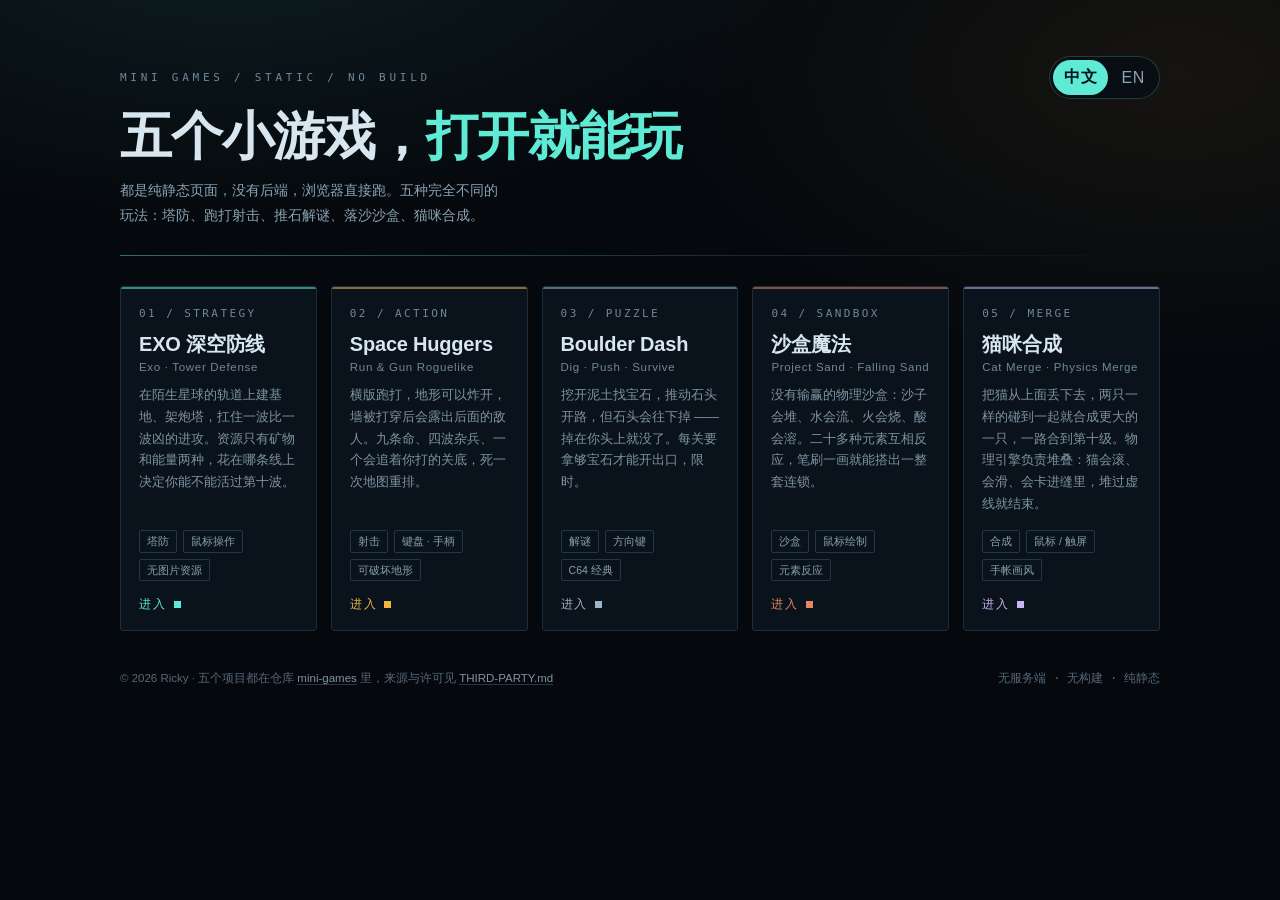
<file: index.html>
<!DOCTYPE html>
<html lang="zh-CN">
<head>
<meta charset="utf-8">
<meta name="viewport" content="width=device-width, initial-scale=1">
<title>Mini Games · Ricky</title>
<meta name="author" content="Ricky">
<meta name="description" content="五个能直接在浏览器里玩的小游戏：太空塔防、跑打射击、推石解谜、落沙沙盒、猫咪合成。">
<link rel="icon" href="data:image/svg+xml,%3Csvg xmlns='http://www.w3.org/2000/svg' viewBox='0 0 32 32'%3E%3Crect width='32' height='32' rx='7' fill='%2305080d'/%3E%3Crect x='6' y='6' width='8' height='8' fill='%235eead4'/%3E%3Crect x='18' y='6' width='8' height='8' fill='%23f2b544'/%3E%3Crect x='6' y='18' width='8' height='8' fill='%239db4c8'/%3E%3Crect x='18' y='18' width='8' height='8' fill='%23e8845f'/%3E%3C/svg%3E">
<link rel="stylesheet" href="shared/mg.css"><script src="shared/mg.js"></script>
<style>
  :root {
    --bg: #05080d;
    --panel: #0a121b;
    --line: #1b2c3a;
    --line-hi: #2f6f6a;
    --text: #d8e6ef;
    --dim: #6f8899;
    --accent: #5eead4;
    --accent-2: #f2b544;
  }
  * { box-sizing: border-box; }
  html, body { margin: 0; padding: 0; }
  body {
    min-height: 100vh;
    background:
      radial-gradient(900px 460px at 18% -10%, rgba(94, 234, 212, .10), transparent 70%),
      radial-gradient(760px 420px at 92% 8%, rgba(242, 181, 68, .07), transparent 70%),
      var(--bg);
    color: var(--text);
    font-family: "Sora", -apple-system, "Segoe UI", "PingFang SC", "Microsoft YaHei", sans-serif;
    display: flex;
    flex-direction: column;
    align-items: center;
    padding: 56px 20px 64px;
  }
  .mono { font-family: ui-monospace, "SF Mono", "Cascadia Code", Consolas, monospace; }

  header { width: 100%; max-width: 1040px; }
  .topbar {
    display: flex; align-items: center; justify-content: space-between; gap: 16px;
  }
  .eyebrow {
    font-size: 11px; letter-spacing: .34em; text-transform: uppercase;
    color: var(--dim);
  }
  h1 {
    margin: 10px 0 0;
    font-size: clamp(30px, 6vw, 52px);
    line-height: 1.05;
    letter-spacing: -0.02em;
    font-weight: 700;
  }
  h1 em { font-style: normal; color: var(--accent); }
  .sub {
    margin: 14px 0 0;
    max-width: 50ch;
    font-size: 14px; line-height: 1.85; color: #8ba3b3;
  }
  .rule {
    margin: 26px 0 0; height: 1px; width: 100%;
    background: linear-gradient(90deg, var(--line-hi), var(--line) 55%, transparent);
  }

  main {
    width: 100%; max-width: 1040px;
    margin-top: 30px;
    display: grid; gap: 14px;
    grid-template-columns: repeat(auto-fit, minmax(186px, 1fr));
  }
  a.card {
    position: relative;
    display: flex; flex-direction: column;
    padding: 20px 18px 18px;
    background: var(--panel);
    border: 1px solid var(--line);
    border-radius: 3px;
    text-decoration: none; color: inherit;
    transition: border-color .18s, transform .18s, background .18s;
    overflow: hidden;
  }
  a.card::before {
    content: ""; position: absolute; inset: 0 0 auto; height: 2px;
    background: var(--tone, var(--accent));
    opacity: .55; transition: opacity .18s;
  }
  a.card:hover, a.card:focus-visible {
    border-color: var(--tone, var(--accent));
    background: #0c1620;
    transform: translateY(-2px);
    outline: none;
  }
  a.card:hover::before, a.card:focus-visible::before { opacity: 1; }

  .no { font-size: 11px; letter-spacing: .22em; color: var(--dim); }
  .name {
    margin: 12px 0 0; font-size: 20px; line-height: 1.25; font-weight: 600;
    letter-spacing: -0.01em;
  }
  .name small { display: block; margin-top: 3px; font-size: 11.5px; font-weight: 400; color: var(--dim); letter-spacing: .06em; }
  .desc {
    margin: 10px 0 0; flex: 1;
    font-size: 12.5px; line-height: 1.75; color: #7e94a4;
  }
  .tags { margin: 14px 0 0; display: flex; flex-wrap: wrap; gap: 6px; }
  .tags span {
    font-size: 10.5px; line-height: 1; padding: 5px 7px;
    border: 1px solid #22374a; border-radius: 2px; color: #86a0b2;
  }
  .go {
    margin: 16px 0 0; display: flex; align-items: center; gap: 7px;
    font-size: 11.5px; letter-spacing: .16em; text-transform: uppercase;
    color: var(--tone, var(--accent));
  }
  .go i {
    display: inline-block; width: 7px; height: 7px;
    background: currentColor;
    transition: transform .18s;
  }
  a.card:hover .go i { transform: translateX(4px); }

  footer {
    width: 100%; max-width: 1040px; margin-top: 40px;
    display: flex; flex-wrap: wrap; gap: 14px; align-items: baseline;
    justify-content: space-between;
    font-size: 11.5px; color: #55697a;
  }
  footer a { color: #7e94a4; text-decoration: none; border-bottom: 1px solid #23384a; }
  footer a:hover { color: var(--accent); border-color: var(--accent); }

  @media (max-width: 560px) {
    body { padding: 40px 16px 48px; }
    .topbar { flex-direction: column; align-items: flex-start; gap: 12px; }
  }
</style>
</head>
<body>

<header>
  <div class="topbar">
    <div class="eyebrow mono">Mini Games / Static / No Build</div>
    <div id="mgLangSlot"></div>
  </div>
  <h1><span data-t-zh="五个小游戏，" data-t-en="Five small games, "></span><em data-t-zh="打开就能玩" data-t-en="ready to play"></em></h1>
  <p class="sub" data-t-zh="都是纯静态页面，没有后端，浏览器直接跑。五种完全不同的玩法：塔防、跑打射击、推石解谜、落沙沙盒、猫咪合成。"
     data-t-en="Plain static pages, no backend — straight into the browser. Five completely different genres: tower defense, run &amp; gun, boulder puzzling, falling-sand sandbox, cat merging."></p>
  <div class="rule"></div>
</header>

<main>
  <a class="card" href="tower-defense/" style="--tone:#5eead4">
    <div class="no mono">01 / STRATEGY</div>
    <h2 class="name"><span data-t-zh="EXO 深空防线" data-t-en="EXO"></span><small>Exo · Tower Defense</small></h2>
    <p class="desc" data-t-zh="在陌生星球的轨道上建基地、架炮塔，扛住一波比一波凶的进攻。资源只有矿物和能量两种，花在哪条线上决定你能不能活过第十波。"
       data-t-en="Build stations and turrets in orbit of an unknown world, and hold out against wave after wave. Only two resources — minerals and energy; where you spend them decides whether you live past wave ten."></p>
    <div class="tags">
      <span data-t-zh="塔防" data-t-en="Tower defense"></span>
      <span data-t-zh="鼠标操作" data-t-en="Mouse"></span>
      <span data-t-zh="无图片资源" data-t-en="No sprite assets"></span>
    </div>
    <div class="go mono"><span data-t-zh="进入" data-t-en="Enter"></span> <i></i></div>
  </a>

  <a class="card" href="space-huggers/index.html" style="--tone:#f2b544">
    <div class="no mono">02 / ACTION</div>
    <h2 class="name">Space Huggers<small>Run &amp; Gun Roguelike</small></h2>
    <p class="desc" data-t-zh="横版跑打，地形可以炸开，墙被打穿后会露出后面的敌人。九条命、四波杂兵、一个会追着你打的关底，死一次地图重排。"
       data-t-en="Side-scrolling run &amp; gun with destructible terrain — blast a wall and whatever hid behind it comes out. Nine lives, four waves of grunts, one boss that hunts you down; die and the map reshuffles."></p>
    <div class="tags">
      <span data-t-zh="射击" data-t-en="Shooter"></span>
      <span data-t-zh="键盘 · 手柄" data-t-en="Keys · Gamepad"></span>
      <span data-t-zh="可破坏地形" data-t-en="Destructible terrain"></span>
    </div>
    <div class="go mono"><span data-t-zh="进入" data-t-en="Enter"></span> <i></i></div>
  </a>

  <a class="card" href="boulder-dash/index.html" style="--tone:#9db4c8">
    <div class="no mono">03 / PUZZLE</div>
    <h2 class="name">Boulder Dash<small>Dig · Push · Survive</small></h2>
    <p class="desc" data-t-zh="挖开泥土找宝石，推动石头开路，但石头会往下掉 —— 掉在你头上就没了。每关要拿够宝石才能开出口，限时。"
       data-t-en="Dig through dirt for diamonds, shove boulders aside — but boulders fall, and one landing on your head is fatal. Every cave needs a minimum diamond count before the exit opens, against the clock."></p>
    <div class="tags">
      <span data-t-zh="解谜" data-t-en="Puzzle"></span>
      <span data-t-zh="方向键" data-t-en="Arrow keys"></span>
      <span data-t-zh="C64 经典" data-t-en="C64 classic"></span>
    </div>
    <div class="go mono"><span data-t-zh="进入" data-t-en="Enter"></span> <i></i></div>
  </a>

  <a class="card" href="project-sand/index.html" style="--tone:#e8845f">
    <div class="no mono">04 / SANDBOX</div>
    <h2 class="name"><span data-t-zh="沙盒魔法" data-t-en="Sandbox Magic"></span><small>Project Sand · Falling Sand</small></h2>
    <p class="desc" data-t-zh="没有输赢的物理沙盒：沙子会堆、水会流、火会烧、酸会溶。二十多种元素互相反应，笔刷一画就能搭出一整套连锁。"
       data-t-en="A sandbox with no win state: sand piles up, water flows, fire burns, acid dissolves. Twenty-plus elements react to one another — one brush stroke can set off a whole chain."></p>
    <div class="tags">
      <span data-t-zh="沙盒" data-t-en="Sandbox"></span>
      <span data-t-zh="鼠标绘制" data-t-en="Mouse drawing"></span>
      <span data-t-zh="元素反应" data-t-en="Element reactions"></span>
    </div>
    <div class="go mono"><span data-t-zh="进入" data-t-en="Enter"></span> <i></i></div>
  </a>

  <a class="card" href="cat-merge/" style="--tone:#c9b3f5">
    <div class="no mono">05 / MERGE</div>
    <h2 class="name"><span data-t-zh="猫咪合成" data-t-en="Cat Merge"></span><small>Cat Merge · Physics Merge</small></h2>
    <p class="desc" data-t-zh="把猫从上面丢下去，两只一样的碰到一起就合成更大的一只，一路合到第十级。物理引擎负责堆叠：猫会滚、会滑、会卡进缝里，堆过虚线就结束。"
       data-t-en="Drop cats from above; two matching ones merge into a bigger cat, up to tier ten. A physics engine does the stacking — cats roll, slide and wedge into gaps, and the round ends if the pile crosses the line."></p>
    <div class="tags">
      <span data-t-zh="合成" data-t-en="Merge"></span>
      <span data-t-zh="鼠标 / 触屏" data-t-en="Mouse / touch"></span>
      <span data-t-zh="手帐画风" data-t-en="Notebook art"></span>
    </div>
    <div class="go mono"><span data-t-zh="进入" data-t-en="Enter"></span> <i></i></div>
  </a>
</main>

<footer>
  <div>
    <span data-t-zh="© 2026 Ricky · 五个项目都在仓库" data-t-en="© 2026 Ricky · All five live in the"></span>
    <a href="https://github.com/blue-riband-x/mini-games" target="_blank" rel="noreferrer">mini-games</a>
    <span data-t-zh="里，来源与许可见" data-t-en="repo; sources and licences in"></span>
    <a href="THIRD-PARTY.md">THIRD-PARTY.md</a>
  </div>
  <div class="mono" data-t-zh="无服务端 · 无构建 · 纯静态" data-t-en="NO SERVER · NO BUILD · PURE STATIC"></div>
</footer>

<script>
  MG.init({ id: "hub", dock: false, mount: "#mgLangSlot", autoHelp: false });
</script>
</body>
</html>
</file>
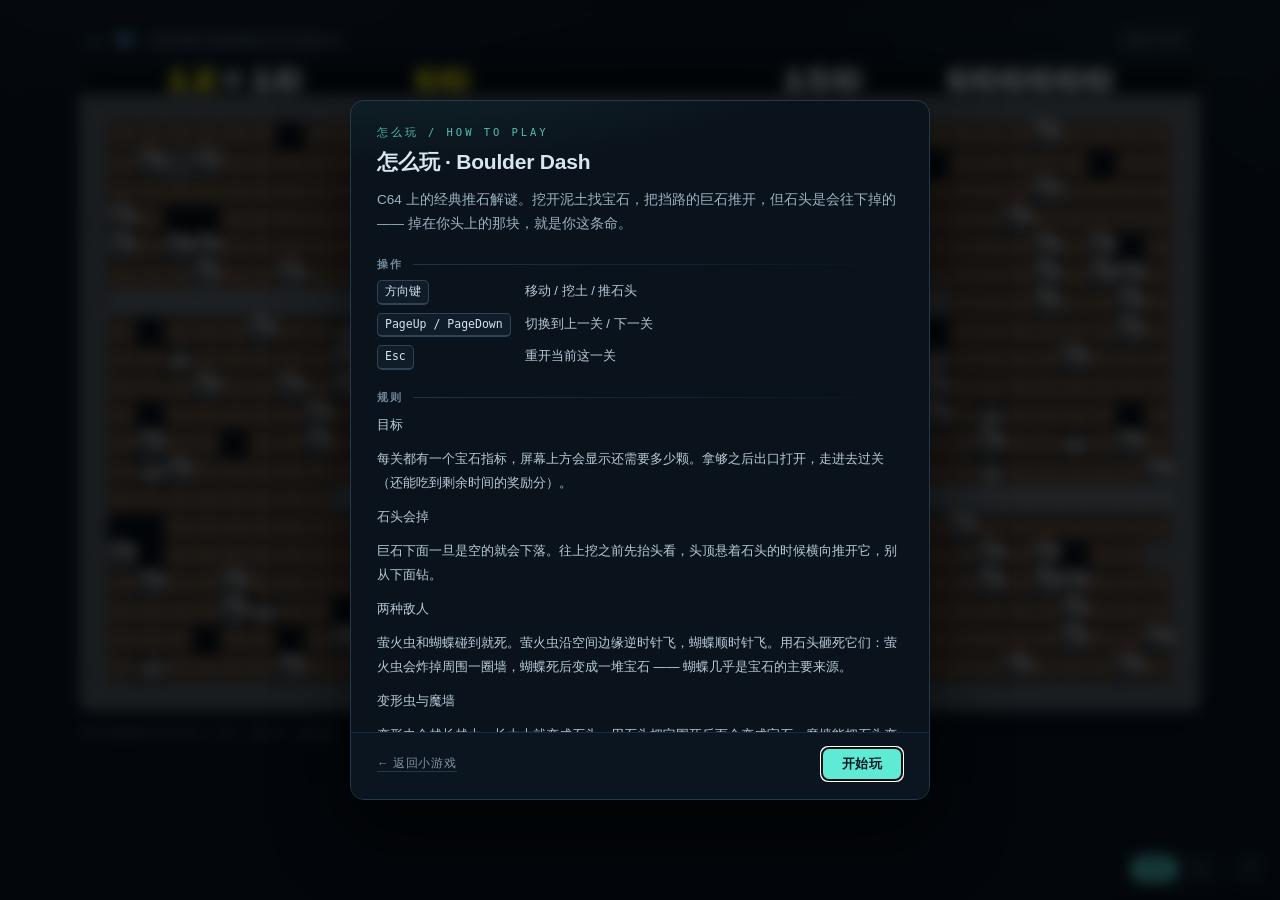
<file: boulder-dash/index.html>
<!DOCTYPE html>
<html lang="zh-CN">
<head>
  <title>Boulder Dash · Ricky</title>
  <meta http-equiv="Content-Type" content="text/html; charset=utf-8"/>
  <meta name="viewport" content="width=device-width, initial-scale=1"/>
  <link href="boulderdash.css" media="screen, print" rel="stylesheet" type="text/css" />
  <link rel="stylesheet" href="../shared/mg.css">
  <script src="../shared/mg.js"></script>
</head>

<body>

  <div id="boulderdash">
    <div id="header">
      <img  id='prev' src='images/up.png'   data-title-zh="上一关" data-title-en="previous level">
      <img  id='next' src='images/down.png' data-title-zh="下一关" data-title-en="next level">
      <span id="description">Boulderdash</span>
      <a    id="help" href="help.html" data-t-zh="图鉴与说明" data-t-en="instructions">instructions</a>
    </div>
    <canvas id="canvas">
      Sorry, this example cannot be run because your browser does not support the &lt;canvas&gt; element
    </canvas>
    <div id="keys">
      <span data-t-zh="用方向键控制 Rockford：挖土、推石头、捡宝石。" data-t-en="Use the arrow keys to control Rockford."></span>
      <span data-t-zh="PageUp / PageDown 换关，Esc 重开本关。" data-t-en="PageUp / PageDown change level, Esc restarts the cave."></span>
    </div>
  </div>

  <script src="stats.js"></script>
  <script src="caves.js"></script>
  <script src="boulderdash.js"></script>
  <script>
    Boulderdash();

    MG.init({
      id: "boulder-dash",
      help: {
        zh: {
          title: "怎么玩 · Boulder Dash",
          lead: "C64 上的经典推石解谜。挖开泥土找宝石，把挡路的巨石推开，但石头是会往下掉的 —— 掉在你头上的那块，就是你这条命。",
          keys: [
            ["方向键", "移动 / 挖土 / 推石头"],
            ["PageUp / PageDown", "切换到上一关 / 下一关"],
            ["Esc", "重开当前这一关"]
          ],
          sectionsTitle: "规则",
          sections: [
            { h: "目标", p: "每关都有一个宝石指标，屏幕上方会显示还需要多少颗。拿够之后出口打开，走进去过关（还能吃到剩余时间的奖励分）。" },
            { h: "石头会掉", p: "巨石下面一旦是空的就会下落。往上挖之前先抬头看，头顶悬着石头的时候横向推开它，别从下面钻。" },
            { h: "两种敌人", p: "萤火虫和蝴蝶碰到就死。萤火虫沿空间边缘逆时针飞，蝴蝶顺时针飞。用石头砸死它们：萤火虫会炸掉周围一圈墙，蝴蝶死后变成一堆宝石 —— 蝴蝶几乎是宝石的主要来源。" },
            { h: "变形虫与魔墙", p: "变形虫会越长越大，长太大就变成石头，用石头把它围死反而会变成宝石。魔墙能把石头变成宝石，但只在短时间内有效。" }
          ],
          tipsTitle: "要点",
          tips: [
            "时间有限，先把路线看清楚再动手，别把自己封死。",
            "石头推过去之后不会回来，通道一旦堵住就得绕路。",
            "想直接看后面的关卡，用 PageUp / PageDown 跳。"
          ]
        },
        en: {
          title: "How to play · Boulder Dash",
          lead: "The C64 pushing-boulders classic. Dig through dirt for diamonds, shove boulders out of the way — but boulders fall, and the one that lands on your head ends the run.",
          keys: [
            ["Arrow keys", "Move / dig / push boulders"],
            ["PageUp / PageDown", "Previous / next cave"],
            ["Esc", "Restart the current cave"]
          ],
          sectionsTitle: "Rules",
          sections: [
            { h: "Goal", p: "Each cave has a diamond quota, shown in the HUD. Hit it and the exit opens; walk in to finish, with a bonus for leftover time." },
            { h: "Boulders fall", p: "A boulder drops as soon as the tile under it is empty. Look up before you dig upward, and push boulders sideways rather than walking underneath." },
            { h: "Two enemies", p: "Fireflies and butterflies kill on touch. Fireflies circle open space counter-clockwise, butterflies clockwise. Drop a boulder on a firefly and it blasts a hole in the walls; do the same to a butterfly and it turns into diamonds — butterflies are most of your income." },
            { h: "Amoeba & magic walls", p: "The amoeba keeps growing and turns into boulders if it gets too big, but suffocates into diamonds when you wall it in. Magic walls convert boulders into diamonds for a limited time." }
          ],
          tipsTitle: "Tips",
          tips: [
            "Time is limited — read the route before you commit, and never seal yourself in.",
            "A pushed boulder never comes back, so a blocked tunnel means a detour.",
            "Use PageUp / PageDown to jump to a later cave."
          ]
        }
      }
    });
  </script>

</body>
</html>
</file>
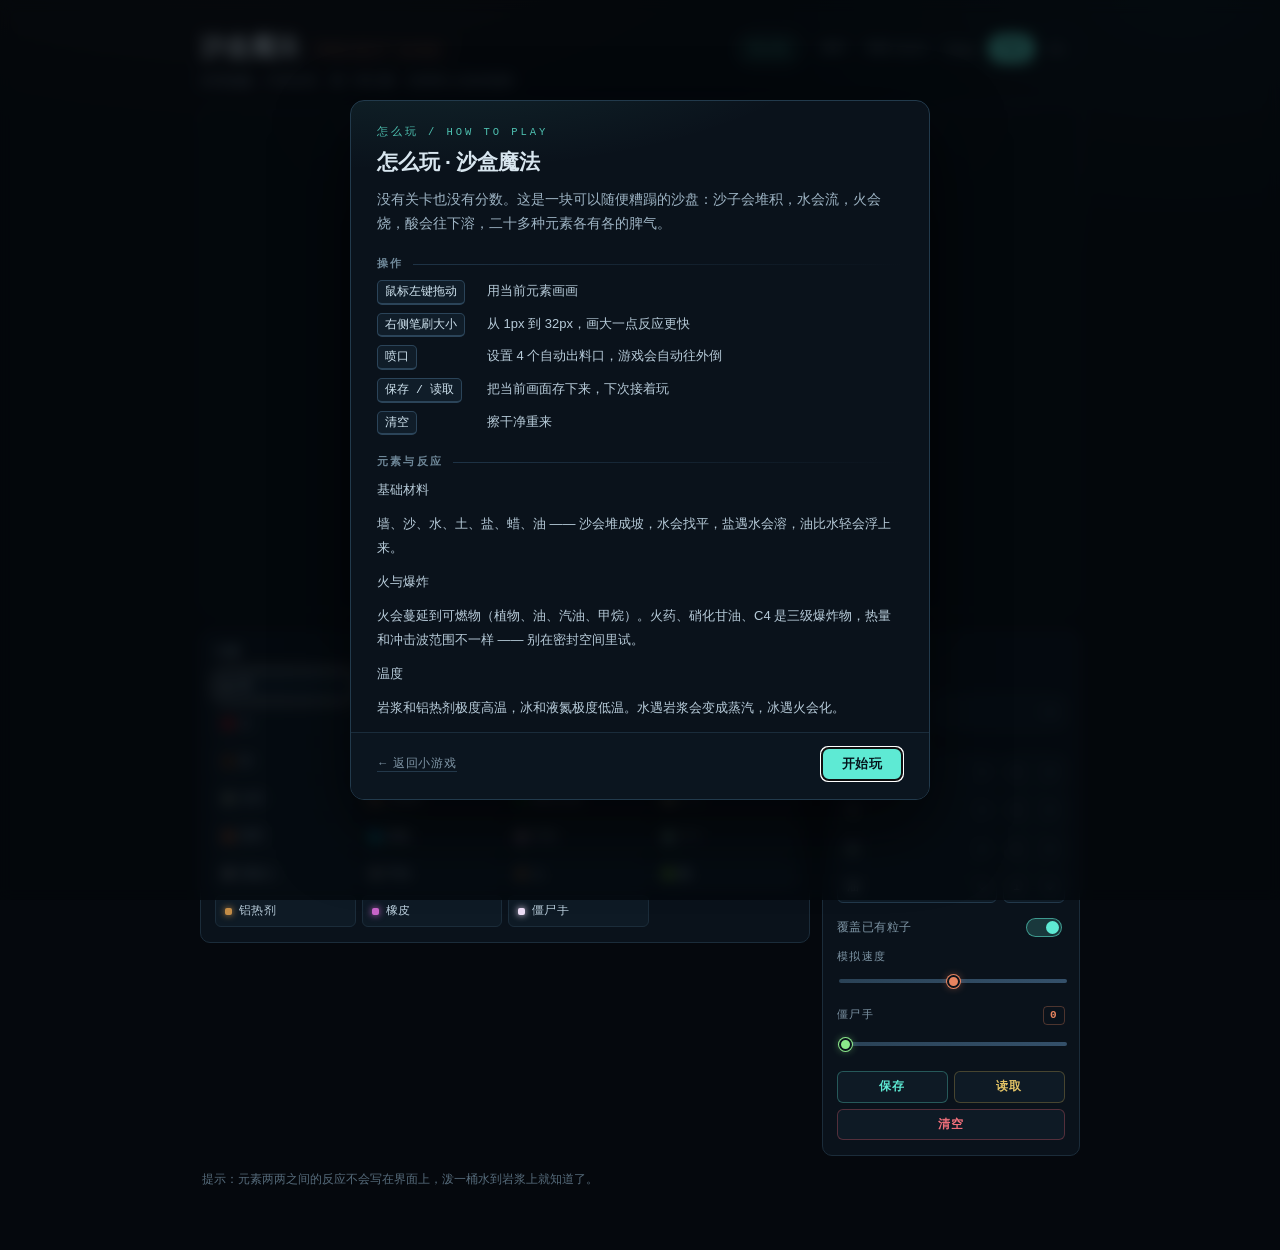
<file: project-sand/index.html>
<!DOCTYPE html>
<html lang="zh-CN">

<head>
  <link rel="stylesheet" type="text/css" href="styles.css" media="screen" />
  <link rel="stylesheet" href="../shared/mg.css">
  <script src="../shared/mg.js"></script>
  <title>沙盒魔法 · 落沙沙盒 · Ricky</title>
  <meta name="keywords" content="sand, falling, game, 落沙, 沙盒, 沙盒魔法" />
  <meta name="description" content="沙盒魔法：经典落沙游戏的现代版本" />
  <meta name="subject" content="沙盒魔法" />
  <meta charset="UTF-8">
  <meta name="google" content="notranslate">
  <link rel="icon" href="assets/favicon.ico" type="image/x-icon" />
  <meta name="viewport" content="width=device-width, initial-scale=1, minimum-scale=1">
</head>

<body>
  <div class="app" id="gameWrapper">

    <header class="app-head">
      <div class="brand">
        <h1 class="title"><span data-t-zh="沙盒魔法" data-t-en="Sandbox Magic"></span><span class="title-cn">Project Sand</span></h1>
        <p class="tagline" data-t-zh="没有输赢，只有反应。选一种元素，在画布上自由地画。"
           data-t-en="No win state, just reactions. Pick an element and draw on the canvas."></p>
      </div>
      <div class="app-meta">
        <button type="button" class="meta-help" onclick="MG.openHelp()">
          <span data-t-zh="怎么玩" data-t-en="How to play"></span>
        </button>
        <span class="meta-sep"></span>
        <a href="https://github.com/blue-riband-x/mini-games" target="_blank" rel="noreferrer">
          <span data-t-zh="源码" data-t-en="Source"></span>
        </a>
        <span class="meta-sep"></span>
        <a href="http://androdome.com/Sand/" target="_blank" rel="noreferrer">
          <span data-t-zh="原版 Applet" data-t-en="Original Applets"></span>
        </a>
        <span class="meta-sep"></span>
        <span class="meta-author">Ricky</span>
        <div id="mgLangSlot"></div>
      </div>
    </header>

    <div class="stage">
      <div class="screen" id="canvasFrame">
        <canvas id="mainCanvas">Your browser doesn't support HTML5 canvas.</canvas>
        <div id="fps-counter" class="fps"></div>
      </div>
    </div>

    <section class="panel" id="menuWrapper">

      <div class="block block-elements">
        <div class="block-head">
          <h2 data-t-zh="元素" data-t-en="Elements"></h2>
          <span class="block-hint" data-t-zh="选中后在画布上按住拖动" data-t-en="Select, then drag on the canvas"></span>
        </div>
        <div id="elementTable" class="element-grid"></div>
      </div>

      <div class="block block-controls" id="optionsCol1">
        <div class="block-head">
          <h2 data-t-zh="笔刷与工具" data-t-en="Brush & Tools"></h2>
        </div>

        <div class="field">
          <label for="pensize" data-t-zh="笔刷大小" data-t-en="Pen Size"></label>
          <select id="pensize"></select>
        </div>

        <div class="field">
          <label data-t-zh="喷口（自动流出）" data-t-en="Spigots"></label>
          <div class="spigot-grid">
            <div class="spigot-row">
              <select id="spigot1Type" class="spigotType"></select>
              <select id="spigot1Size"></select>
            </div>
            <div class="spigot-row">
              <select id="spigot2Type" class="spigotType"></select>
              <select id="spigot2Size"></select>
            </div>
            <div class="spigot-row">
              <select id="spigot3Type" class="spigotType"></select>
              <select id="spigot3Size"></select>
            </div>
            <div class="spigot-row">
              <select id="spigot4Type" class="spigotType"></select>
              <select id="spigot4Size"></select>
            </div>
          </div>
        </div>

        <div class="field field-inline">
          <label for="overwriteCheckbox" data-t-zh="覆盖已有粒子" data-t-en="Overwrite"></label>
          <input type="checkbox" id="overwriteCheckbox" class="switch">
        </div>

        <div class="field">
          <label for="speedSlider" data-t-zh="模拟速度" data-t-en="Speed"></label>
          <input type="range" id="speedSlider">
        </div>

        <div class="field">
          <label for="zombieSlider">
            <span data-t-zh="僵尸手" data-t-en="Zombies"></span>
            <span id="zombieCount" class="count">0</span>
          </label>
          <input type="range" id="zombieSlider">
        </div>

        <div class="field actions">
          <button id="saveButton" class="optionButton btn" type="button" data-t-zh="保存" data-t-en="Save">保存</button>
          <button id="loadButton" class="optionButton btn" type="button" data-t-zh="读取" data-t-en="Load">读取</button>
          <button id="clearButton" class="optionButton btn btn-danger" type="button" data-t-zh="清空" data-t-en="Clear">清空</button>
        </div>
      </div>

    </section>

    <p class="foot-note">
      <span data-t-zh="提示：元素两两之间的反应不会写在界面上，泼一桶水到岩浆上就知道了。"
            data-t-en="Tip: the reactions between elements are not documented in the UI — pour water on lava and find out."></span>
    </p>
  </div>

  <script type="text/javascript" src="scripts/third_party/matter.min.js"></script>
  <script type="text/javascript" src="scripts/util.js"></script>
  <script type="text/javascript" src="scripts/canvasConfig.js"></script>
  <script type="text/javascript" src="scripts/cursor.js"></script>
  <script type="text/javascript" src="scripts/particles.js"></script>
  <script type="text/javascript" src="scripts/elements.js"></script>
  <script type="text/javascript" src="scripts/spigots.js"></script>
  <script type="text/javascript" src="scripts/menu.js"></script>
  <script type="text/javascript" src="scripts/softBody.js"></script>
  <script type="text/javascript" src="scripts/zombies.js"></script>
  <script type="text/javascript" src="scripts/game.js"></script>

  <script>
    MG.init({
      id: "project-sand",
      mount: "#mgLangSlot",
      dock: false,
      help: {
        zh: {
          title: "怎么玩 · 沙盒魔法",
          lead: "没有关卡也没有分数。这是一块可以随便糟蹋的沙盘：沙子会堆积，水会流，火会烧，酸会往下溶，二十多种元素各有各的脾气。",
          keys: [
            ["鼠标左键拖动", "用当前元素画画"],
            ["右侧笔刷大小", "从 1px 到 32px，画大一点反应更快"],
            ["喷口", "设置 4 个自动出料口，游戏会自动往外倒"],
            ["保存 / 读取", "把当前画面存下来，下次接着玩"],
            ["清空", "擦干净重来"]
          ],
          sectionsTitle: "元素与反应",
          sections: [
            { h: "基础材料", p: "墙、沙、水、土、盐、蜡、油 —— 沙会堆成坡，水会找平，盐遇水会溶，油比水轻会浮上来。" },
            { h: "火与爆炸", p: "火会蔓延到可燃物（植物、油、汽油、甲烷）。火药、硝化甘油、C4 是三级爆炸物，热量和冲击波范围不一样 —— 别在密封空间里试。" },
            { h: "温度", p: "岩浆和铝热剂极度高温，冰和液氮极度低温。水遇岩浆会变成蒸汽，冰遇火会化。" },
            { h: "酸与神秘", p: "酸会把大部分东西溶掉，只有墙挡得住。标着 ??? 的那个元素是给你自己试的。" }
          ],
          tipsTitle: "要点",
          tips: [
            "先画一圈墙当容器，再往里面倒东西，比乱泼好控制得多。",
            "右上角是模拟帧率；把速度调低可以让瞬时反应看得更清楚。",
            "僵尸手是彩蛋，拖动僵尸数量就能放几只进来抓粒子。"
          ]
        },
        en: {
          title: "How to play · Sandbox Magic",
          lead: "No levels, no score. It is a sandbox you are free to wreck: sand piles up, water flows, fire spreads, acid eats downward — twenty-odd elements, each with its own behaviour.",
          keys: [
            ["Left mouse drag", "Paint with the selected element"],
            ["Pen size", "From 1px to 32px — bigger reacts faster"],
            ["Spigots", "Four auto-emitters that pour on their own"],
            ["Save / Load", "Keep the current picture for later"],
            ["Clear", "Wipe it clean"]
          ],
          sectionsTitle: "Elements & reactions",
          sections: [
            { h: "Materials", p: "Wall, sand, water, soil, salt, wax, oil — sand forms slopes, water levels out, salt dissolves, oil floats." },
            { h: "Fire & explosions", p: "Fire spreads into anything flammable (plants, oil, napalm, methane). Gunpowder, nitro and C4 are three grades of explosive with different heat and blast radius — do not test them in an enclosed space." },
            { h: "Temperature", p: "Lava and thermite run extremely hot; ice and cryo extremely cold. Water flashes to steam on lava, ice melts near fire." },
            { h: "Acid & mystery", p: "Acid dissolves almost everything except wall. The element labelled ??? is there for you to work out." }
          ],
          tipsTitle: "Tips",
          tips: [
            "Draw a container out of wall first, then pour into it — far more controllable than splashing around.",
            "The FPS readout is top-right; lower the speed to watch a fast reaction frame by frame.",
            "The zombie hand is an easter egg — drag the zombie slider to drop a few in and watch them grab particles."
          ]
        }
      }
    });
  </script>

</body>

</html>
</file>
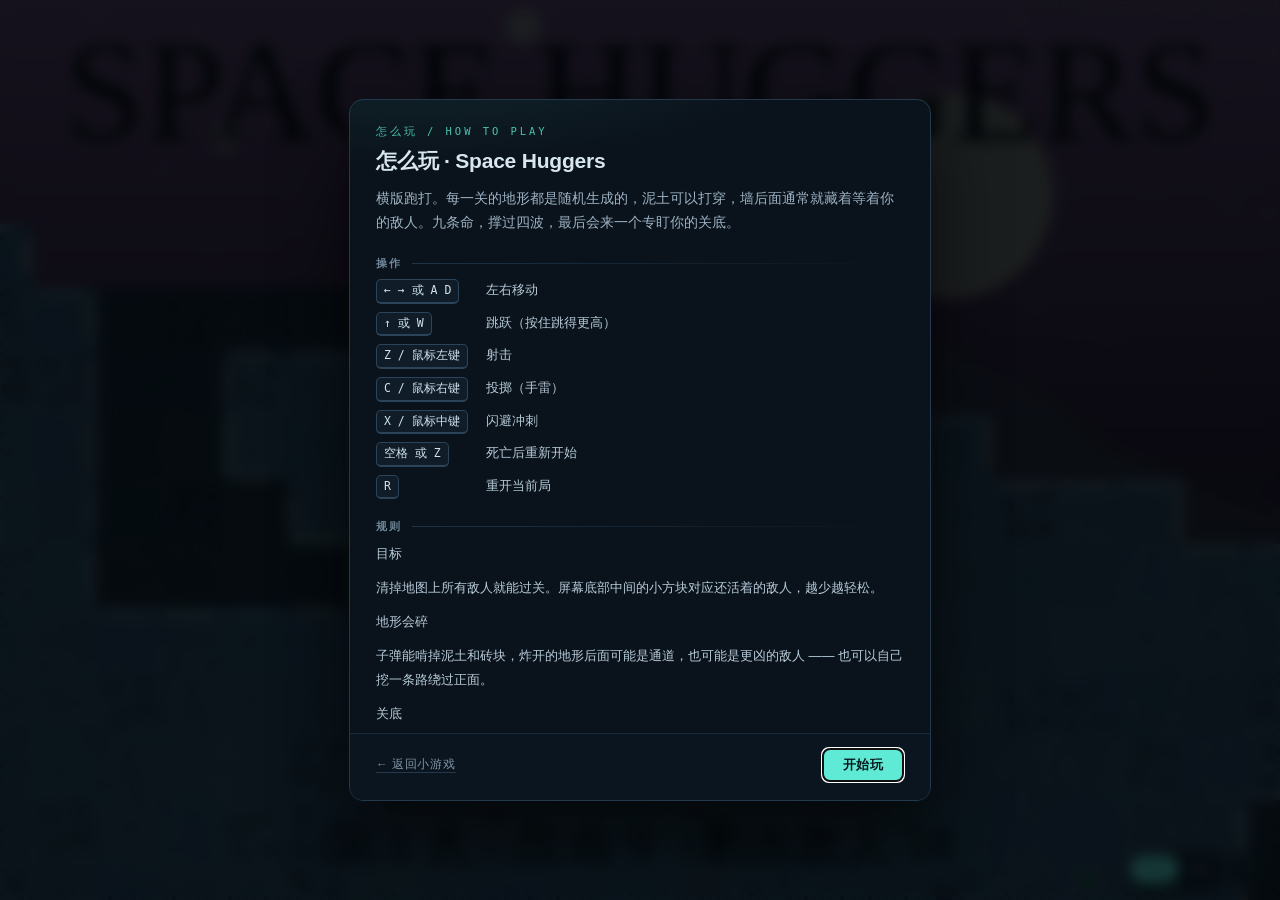
<file: space-huggers/index.html>
<!DOCTYPE html>
<html lang="zh-CN">
<head>
<title>Space Huggers · Ricky</title>
<link rel=icon type=image/x-icon href='favicon.ico'/>
<link rel="stylesheet" href="../shared/mg.css">
<script src="../shared/mg.js"></script>
<meta name="title" content="Space Huggers"></meta>
<meta name="author" content="Ricky"></meta>
<meta name="description" content="A run and gun roguelike platformer with destructible environments"></meta>
<meta name=viewport content='width=device-width,initial-scale=1,user-scalable=0'>
<meta charset=utf-8>
<style>html,body{margin:0;background:#000;overflow:hidden}canvas{display:block}</style>
</head>
<body>
<script src=engine/engineUtil.js></script>
<script src=engine/engineDebug.js></script>
<script src=engine/engine.js></script>
<script src=engine/engineObject.js></script>
<script src=engine/engineWebGL.js></script>
<script src=engine/engineDraw.js></script>
<script src=engine/engineInput.js></script>
<script src=engine/engineAudio.js></script>
<script src=engine/engineTileLayer.js></script>
<script src=engine/engineParticle.js></script>
<script src=appObjects.js></script>
<script src=appCharacters.js></script>
<script src=appEffects.js></script>
<script src=appLevel.js></script>
<script src=app.js></script>
<script>
MG.init({
	id: "space-huggers",
	help: {
		zh: {
			title: "怎么玩 · Space Huggers",
			lead: "横版跑打。每一关的地形都是随机生成的，泥土可以打穿，墙后面通常就藏着等着你的敌人。九条命，撑过四波，最后会来一个专盯你的关底。",
			keys: [
				["← → 或 A D", "左右移动"],
				["↑ 或 W", "跳跃（按住跳得更高）"],
				["Z / 鼠标左键", "射击"],
				["C / 鼠标右键", "投掷（手雷）"],
				["X / 鼠标中键", "闪避冲刺"],
				["空格 或 Z", "死亡后重新开始"],
				["R", "重开当前局"]
			],
			sectionsTitle: "规则",
			sections: [
				{ h: "目标", p: "清掉地图上所有敌人就能过关。屏幕底部中间的小方块对应还活着的敌人，越少越轻松。" },
				{ h: "地形会碎", p: "子弹能啃掉泥土和砖块，炸开的地形后面可能是通道，也可能是更凶的敌人 —— 也可以自己挖一条路绕过正面。" },
				{ h: "关底", p: "第四波之后会出现一个追着你打的 Boss，它不会站着挨打，要走位。" },
				{ h: "命只有九条", p: "死掉会掉命并重排地图，命掉光就得从头开始。" }
			],
			tipsTitle: "要点",
			tips: [
				"开枪有后坐力，边跳边打更容易躲子弹。",
				"打不过的正面战场就往下挖，地图底部常常有绕后的路。",
				"手柄也能玩：左摇杆移动，A 跳，X 射击，B 投掷。"
			]
		},
		en: {
			title: "How to play · Space Huggers",
			lead: "A side-scrolling run & gun. Every level is procedurally generated and the terrain is destructible — whatever hid behind that wall comes out the moment you shoot through it. Nine lives, four waves, then a boss that actively hunts you.",
			keys: [
				["← → / A D", "Move"],
				["↑ / W", "Jump (hold for height)"],
				["Z / Left mouse", "Shoot"],
				["C / Right mouse", "Throw grenade"],
				["X / Middle mouse", "Dodge dash"],
				["Space or Z", "Restart after dying"],
				["R", "Restart the run"]
			],
			sectionsTitle: "Rules",
			sections: [
				{ h: "Goal", p: "Clear every enemy on the map to advance. The small blocks along the bottom count the enemies still alive." },
				{ h: "Terrain breaks", p: "Bullets chew through dirt and brick. What is behind it may be a shortcut or something much worse — digging your own route is a valid tactic." },
				{ h: "Boss", p: "After the fourth wave a boss spawns and hunts you down. It does not stand still and take hits." },
				{ h: "Nine lives", p: "Dying costs a life and reshuffles the map. Run out and you start over." }
			],
			tipsTitle: "Tips",
			tips: [
				"Shooting has recoil — jump and fire to stay mobile.",
				"Dig down when a fight looks unwinnable; there is often a flanking route underneath.",
				"Gamepad works too: stick to move, A jump, X shoot, B throw."
			]
		}
	}
});
</script>
</body>
</html>
</file>
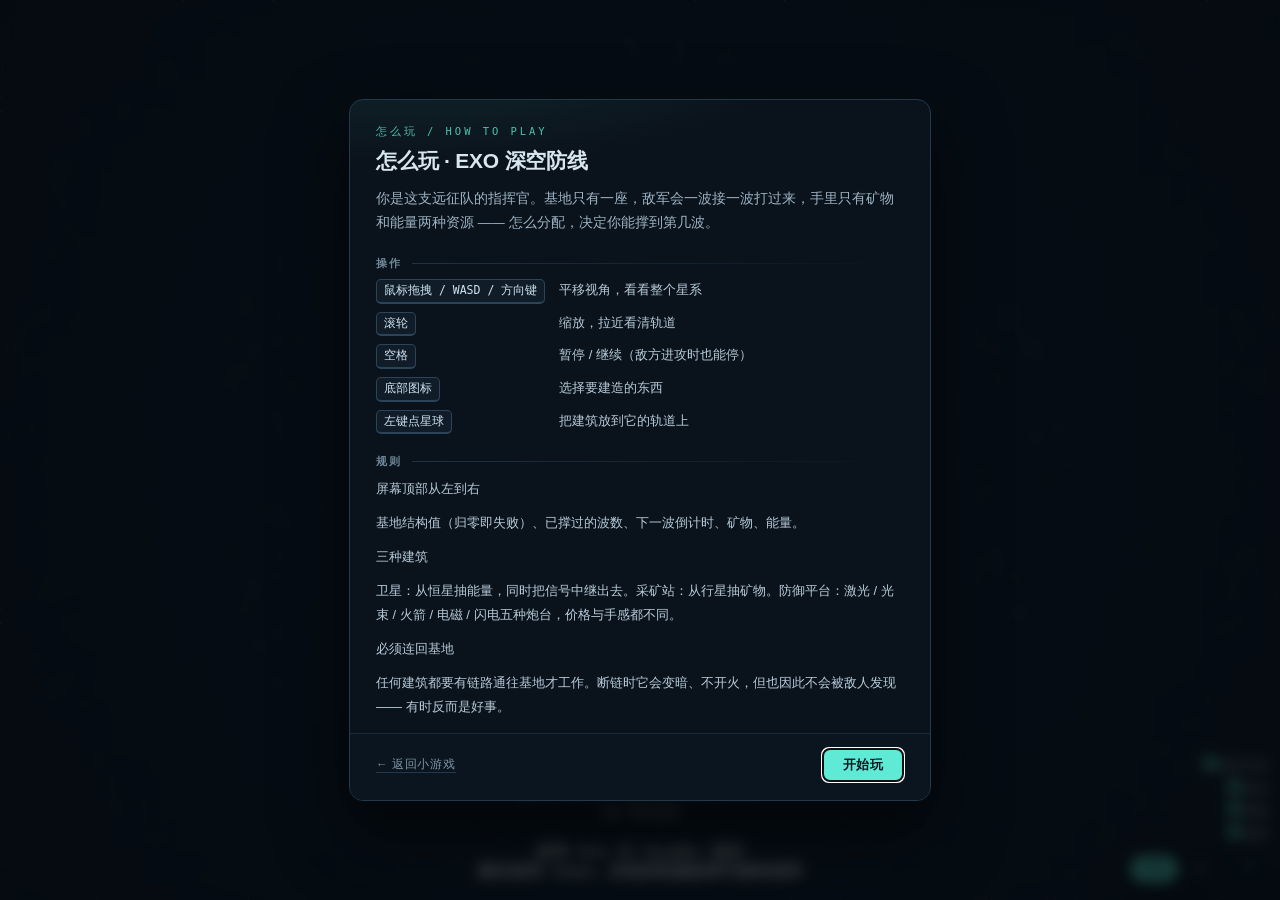
<file: tower-defense/index.html>
<!DOCTYPE html>
<html lang="zh-CN">
	<head>
		<meta charset="utf-8"/>
		<meta name="viewport" content="width=device-width, initial-scale=1, user-scalable=no">
		<title>EXO 深空防线 · Ricky</title>
		<link rel="stylesheet" href="../shared/mg.css">
		<script src="../shared/mg.js"></script>
		<style>
			body {
				margin: 0px;
				overflow: hidden;
				user-select: none;
				background: #000;
			}
			#c { display: block; }
		</style>
	</head>
	<body>
		<canvas id="c"></canvas>

		<script src='constants.js'></script>

		<script src='lib/player-small.js'></script>
		<script src='data/song.js'></script>
		<script src='data/sfx_click.js'></script>
		<script src='data/LaserSounds.js'></script>

		<script src='data/sprLaserPlatformIcon.js'></script>
		<script src='data/sprBeamPlatformIcon.js'></script>
		<script src='data/sprRocketPlatformIcon.js'></script>
		<script src='data/sprEmpPlatformIcon.js'></script>
		<script src='data/sprLightningPlatformIcon.js'></script>
		<script src='data/sprMiningStationIcon.js'></script>
		<script src='data/sprSatelliteIcon.js'></script>
		<script src='data/sprSatellite.js'></script>
		<script src='data/sprMiningStation.js'></script>
		<script src='data/sprDefensePlatform.js'></script>
		<script src='data/sprDefensePlatformLaser.js'></script>
		<script src='data/sprEnemyShip.js'></script>
		<script src='data/sprPauseIcon.js'></script>
		<script src='data/sprOnlineIndicator.js'></script>
		<script src='data/sprRocket.js'></script>

		<script src='objects/Storage.js'></script>
		<script src='objects/Settings.js'></script>
		<script src='objects/Mouse.js'></script>
		<script src='objects/View.js'></script>
		<script src="objects/Laser.js"></script>
		<script src="objects/Rocket.js"></script>
		<script src='objects/Enemy.js'></script>
		<script src='objects/Tutorial.js'></script>
		<script src='objects/Explosion.js'></script>
		<script src='objects/SystemGenerator.js'></script>
		<script src='objects/Build.js'></script>

		<script src="objects/orbital/modules/laserModule.js"></script>
		<script src="objects/orbital/modules/rocketModule.js"></script>
		<script src="objects/orbital/modules/beamModule.js"></script>
		<script src="objects/orbital/modules/slowModule.js"></script>
		<script src="objects/orbital/modules/zapModule.js"></script>
		<script src="objects/orbital/OrbitalUpgrades.js"></script>

		<script src='utils/fps.js'></script>

		<script src='utils.js'></script>
		<script src='speech.js'></script>

		<script src='WaveManager.js'></script>
		<script src='music.js'></script>
		<script src='base.js'></script>
		<script src='buttons.js'></script>
		<script src='gui.js'></script>
		<script src='graphics.js'></script>
		<script src='starscape.js'></script>
		<script src="orbital.js"></script>
		<script src="loadingscreen.js"></script>
		<script src="game.js"></script>

		<script>
			MG.init({
				id: "tower-defense",
				help: {
					zh: {
						title: "怎么玩 · EXO 深空防线",
						lead: "你是这支远征队的指挥官。基地只有一座，敌军会一波接一波打过来，手里只有矿物和能量两种资源 —— 怎么分配，决定你能撑到第几波。",
						keys: [
							["鼠标拖拽 / WASD / 方向键", "平移视角，看看整个星系"],
							["滚轮", "缩放，拉近看清轨道"],
							["空格", "暂停 / 继续（敌方进攻时也能停）"],
							["底部图标", "选择要建造的东西"],
							["左键点星球", "把建筑放到它的轨道上"]
						],
						sectionsTitle: "规则",
						sections: [
							{ h: "屏幕顶部从左到右", p: "基地结构值（归零即失败）、已撑过的波数、下一波倒计时、矿物、能量。" },
							{ h: "三种建筑", p: "卫星：从恒星抽能量，同时把信号中继出去。采矿站：从行星抽矿物。防御平台：激光 / 光束 / 火箭 / 电磁 / 闪电五种炮台，价格与手感都不同。" },
							{ h: "必须连回基地", p: "任何建筑都要有链路通往基地才工作。断链时它会变暗、不开火，但也因此不会被敌人发现 —— 有时反而是好事。" },
							{ h: "节奏", p: "每清一波，下一波来得更快、数量更多。前期别把钱全砸在炮台上。" }
						],
						tipsTitle: "要点",
						tips: [
							"能量见底炮塔就会停摆，第一优先是卫星，不是武器。",
							"点自己的建筑会弹出升级面板，可以就地加强而不是到处新建。",
							"实在撑不住就按空格暂停，慢慢看布局再决定花哪笔钱。"
						]
					},
					en: {
						title: "How to play · EXO",
						lead: "You command a long-forgotten expedition. One base, endless waves, and only two resources — minerals and energy. How you split them decides how many waves you survive.",
						keys: [
							["Drag / WASD / arrows", "Pan the view around the system"],
							["Mouse wheel", "Zoom in and out"],
							["Space", "Pause / resume"],
							["Bottom icons", "Pick what to build"],
							["Left-click a body", "Place the build in its orbit"]
						],
						sectionsTitle: "Rules",
						sections: [
							{ h: "Top of the screen, left to right", p: "Structural integrity of your base (zero = game over), waves survived, countdown to the next wave, minerals, energy." },
							{ h: "Three build types", p: "Satellites harvest energy from the star and relay your signal. Mining stations extract minerals from planets. Defense platforms come in laser / beam / rocket / EMP / lightning flavours." },
							{ h: "Everything needs a link home", p: "A structure only works while chained back to the base. Offline structures go dark and stop firing — but enemies can no longer detect them either." },
							{ h: "Pacing", p: "Each wave arrives faster and larger. Do not sink every mineral into turrets early." }
						],
						tipsTitle: "Tips",
						tips: [
							"Turrets stall the moment energy runs out. Satellites come before weapons.",
							"Click your own structures to open an upgrade panel instead of building new ones.",
							"Press space to pause whenever the layout gets away from you."
						]
					}
				}
			});
		</script>
	</body>
</html>
</file>
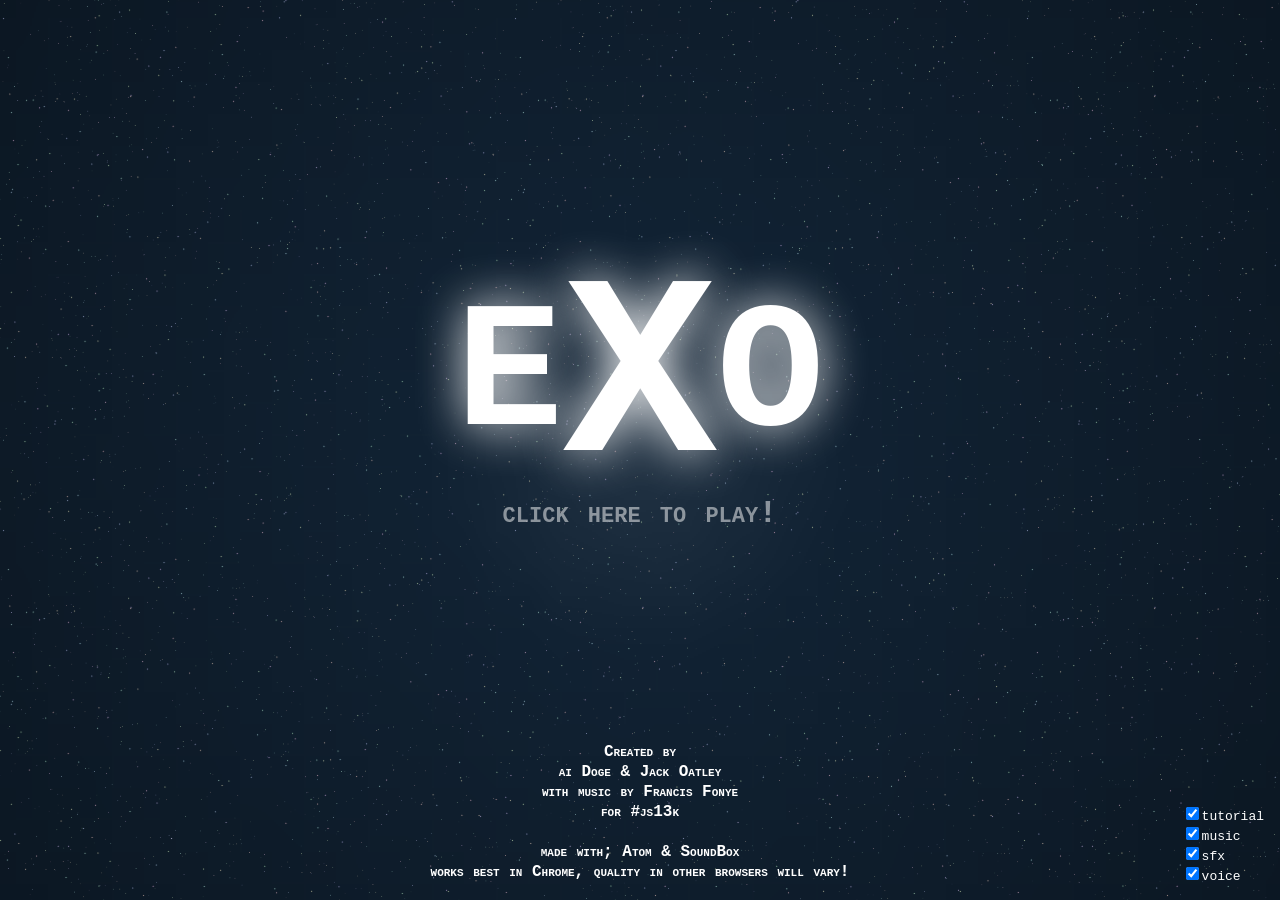
<file: tower-defense/src/index.html>
<!DOCTYPE html>
<html>
	<head>
		<meta charset="utf-8"/>
		<style>
			body {
				margin: 0px;
				overflow: hidden;
				user-select: none;
			}
		</style>
	</head>
	<body>
		<canvas id="c"></canvas>

		<script src='constants.js'></script>

		<script src='lib/player-small.js'></script>
		<script src='data/song.js'></script>
		<script src='data/sfx_click.js'></script>
		<script src='data/LaserSounds.js'></script>

		<script src='data/sprLaserPlatformIcon.js'></script>
		<script src='data/sprBeamPlatformIcon.js'></script>
		<script src='data/sprRocketPlatformIcon.js'></script>
		<script src='data/sprEmpPlatformIcon.js'></script>
		<script src='data/sprLightningPlatformIcon.js'></script>
		<script src='data/sprMiningStationIcon.js'></script>
		<script src='data/sprSatelliteIcon.js'></script>
		<script src='data/sprSatellite.js'></script>
		<script src='data/sprMiningStation.js'></script>
		<script src='data/sprDefensePlatform.js'></script>
		<script src='data/sprDefensePlatformLaser.js'></script>
		<script src='data/sprEnemyShip.js'></script>
		<script src='data/sprPauseIcon.js'></script>
		<script src='data/sprOnlineIndicator.js'></script>
		<script src='data/sprRocket.js'></script>

		<script src='objects/Storage.js'></script>
		<script src='objects/Settings.js'></script>
		<script src='objects/Mouse.js'></script>
		<script src='objects/View.js'></script>
		<script src="objects/Laser.js"></script>
		<script src="objects/Rocket.js"></script>
		<script src='objects/Enemy.js'></script>
		<script src='objects/Tutorial.js'></script>
		<script src='objects/Explosion.js'></script>
		<script src='objects/SystemGenerator.js'></script>
		<script src='objects/Build.js'></script>

		<script src="objects/orbital/modules/laserModule.js"></script>
		<script src="objects/orbital/modules/rocketModule.js"></script>
		<script src="objects/orbital/modules/beamModule.js"></script>
		<script src="objects/orbital/modules/slowModule.js"></script>
		<script src="objects/orbital/modules/zapModule.js"></script>
		<script src="objects/orbital/OrbitalUpgrades.js"></script>

		<script src='utils/fps.js'></script>

		<script src='utils.js'></script>
		<script src='speech.js'></script>

		<script src='WaveManager.js'></script>
		<script src='music.js'></script>
		<script src='base.js'></script>
		<script src='buttons.js'></script>
		<script src='gui.js'></script>
		<script src='graphics.js'></script>
		<script src='starscape.js'></script>
		<script src="orbital.js"></script>
		<script src="loadingscreen.js"></script>
		<script src="game.js"></script>

	</body>
</html>
</file>
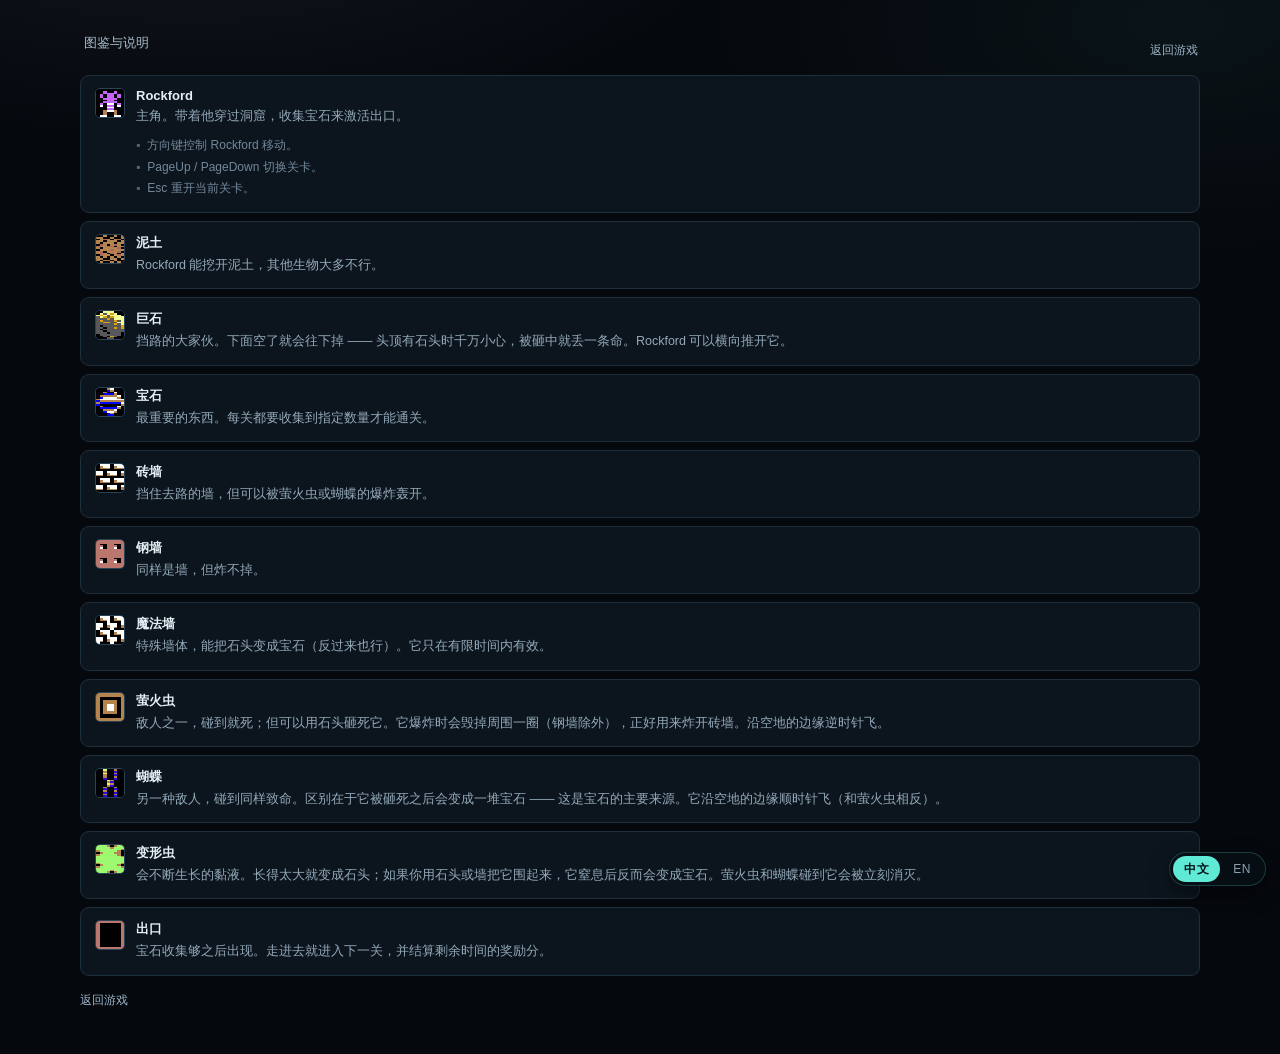
<file: boulder-dash/help.html>
<!DOCTYPE html> 
<html lang="zh-CN">
<head>
  <title>Boulder Dash · 图鉴与说明</title>
  <meta http-equiv="Content-Type" content="text/html; charset=utf-8"/>
  <meta name="viewport" content="width=device-width, initial-scale=1"/>
  <link href="boulderdash.css" media="screen, print" rel="stylesheet" type="text/css" />
  <link rel="stylesheet" href="../shared/mg.css">
  <script src="../shared/mg.js"></script>
</head> 

<body> 

  <div id="boulderdash">

    <div id="header">
      <span id="description" data-t-zh="图鉴与说明" data-t-en="Field guide">Boulderdash Instructions...</span>
      <a id="back" href="index.html" data-t-zh="返回游戏" data-t-en="back to game">back to game</a>
    </div>

    <div id="instructions">

      <ul>
        <li><img src='help/rockford.gif'>
          <b>Rockford</b>
          <p data-t-zh="主角。带着他穿过洞窟，收集宝石来激活出口。"
             data-t-en="Your hero — guide him through the caves, collecting diamonds to activate the exit."></p>
          <ul id='keys'>
            <li data-t-zh="方向键控制 Rockford 移动。" data-t-en="Use the arrow keys to control Rockford."></li>
            <li data-t-zh="PageUp / PageDown 切换关卡。" data-t-en="PageUp and PageDown change level."></li>
            <li data-t-zh="Esc 重开当前关卡。" data-t-en="Escape restarts the level."></li>
          </ul>
        </li>

        <li><img src='help/dirt.gif'><b data-t-zh="泥土" data-t-en="Dirt"></b>
          <p data-t-zh="Rockford 能挖开泥土，其他生物大多不行。"
             data-t-en="Rockford can dig through dirt. Most other creatures cannot move through it."></p>
        </li>

        <li><img src='help/boulder.gif'><b data-t-zh="巨石" data-t-en="Boulder"></b>
          <p data-t-zh="挡路的大家伙。下面空了就会往下掉 —— 头顶有石头时千万小心，被砸中就丢一条命。Rockford 可以横向推开它。"
             data-t-en="A big rock that blocks the way. A boulder falls when there is empty space beneath it, so watch out for the ones above you — being crushed costs a life. Rockford can push boulders sideways."></p>
        </li>

        <li><img src='help/diamond.gif'><b data-t-zh="宝石" data-t-en="Diamond"></b>
          <p data-t-zh="最重要的东西。每关都要收集到指定数量才能通关。"
             data-t-en="Very important! To complete a cave you have to find a certain amount of diamonds."></p>
        </li>

        <li><img src='help/wall.gif'><b data-t-zh="砖墙" data-t-en="Wall"></b>
          <p data-t-zh="挡住去路的墙，但可以被萤火虫或蝴蝶的爆炸轰开。"
             data-t-en="Walls block Rockford's path, but they can be blasted through by exploding fireflies or butterflies."></p>
        </li>

        <li><img src='help/steel.gif'><b data-t-zh="钢墙" data-t-en="Steel Wall"></b>
          <p data-t-zh="同样是墙，但炸不掉。"
             data-t-en="Also a wall, but an indestructible one."></p>
        </li>

        <li><img src='help/magic.gif'><b data-t-zh="魔法墙" data-t-en="Magic Wall"></b>
          <p data-t-zh="特殊墙体，能把石头变成宝石（反过来也行）。它只在有限时间内有效。"
             data-t-en="A very special wall that converts boulders into diamonds and vice versa. It can only be activated for a limited time."></p>
        </li>

        <li><img src='help/firefly.gif'><b data-t-zh="萤火虫" data-t-en="Firefly"></b>
          <p data-t-zh="敌人之一，碰到就死；但可以用石头砸死它。它爆炸时会毁掉周围一圈（钢墙除外），正好用来炸开砖墙。沿空地的边缘逆时针飞。"
             data-t-en="One of your enemies. Touching it kills you, but you can destroy it by dropping a boulder on it. Everything around it (except steel walls) is destroyed too — handy for blasting through brick. Fireflies move clockwise around the border of empty spaces."></p>
        </li>

        <li><img src='help/butterfly.gif'><b data-t-zh="蝴蝶" data-t-en="Butterfly"></b>
          <p data-t-zh="另一种敌人，碰到同样致命。区别在于它被砸死之后会变成一堆宝石 —— 这是宝石的主要来源。它沿空地的边缘顺时针飞（和萤火虫相反）。"
             data-t-en="The other enemy. Like the firefly it is deadly to the touch, but when destroyed it turns into diamonds — most of your income. Butterflies move counter-clockwise around the border of empty spaces."></p>
        </li>

        <li><img src='help/amoeba.gif'><b data-t-zh="变形虫" data-t-en="Amoeba"></b>
          <p data-t-zh="会不断生长的黏液。长得太大就变成石头；如果你用石头或墙把它围起来，它窒息后反而会变成宝石。萤火虫和蝴蝶碰到它会被立刻消灭。"
             data-t-en="A slimy mass that keeps growing. It turns into boulders when it gets too large, but if you enclose it with boulders or walls it suffocates into diamonds. Fireflies and butterflies are destroyed instantly on contact."></p>
        </li>

        <li><img src='help/exit.gif'><b data-t-zh="出口" data-t-en="Exit"></b>
          <p data-t-zh="宝石收集够之后出现。走进去就进入下一关，并结算剩余时间的奖励分。"
             data-t-en="Revealed once you have the required number of diamonds. Enter it to be transported to the next cave, after a bonus for the time you had left."></p>
        </li>
      </ul>

      <a id="back" href="index.html" data-t-zh="返回游戏" data-t-en="back to game">back to game</a>

    </div>
  </div>

  <script>
    MG.init({ id: "boulder-dash-guide", autoHelp: false });
  </script>

</body> 
</html>
</file>
<file: shared/mg.css>
/* =========================================================================
   mini-games shared UI: 中 / EN switch + “怎么玩” help panel
   Used by the hub page and all four games. No dependencies.
   ========================================================================= */

.mg-dock {
  position: fixed;
  right: 14px;
  bottom: 14px;
  z-index: 2147483000;
  display: flex;
  align-items: center;
  gap: 8px;
  font-family: "Sora", -apple-system, "Segoe UI", "PingFang SC", "Microsoft YaHei", sans-serif;
  font-size: 12px;
  line-height: 1;
  -webkit-font-smoothing: antialiased;
}

.mg-lang {
  display: inline-flex;
  padding: 3px;
  gap: 2px;
  border-radius: 999px;
  background: rgba(8, 15, 22, 0.86);
  border: 1px solid rgba(94, 234, 212, 0.22);
  box-shadow: 0 8px 22px rgba(0, 0, 0, 0.45);
  -webkit-backdrop-filter: blur(10px);
  backdrop-filter: blur(10px);
}

.mg-lang button {
  appearance: none;
  -webkit-appearance: none;
  border: 0;
  cursor: pointer;
  padding: 7px 11px;
  border-radius: 999px;
  background: transparent;
  color: #8ba3b3;
  font: inherit;
  letter-spacing: 0.04em;
  transition: background .16s, color .16s;
}

.mg-lang button:hover { color: #d8e6ef; background: rgba(94, 234, 212, 0.1); }

.mg-lang button[aria-pressed="true"] {
  background: #5eead4;
  color: #04121a;
  font-weight: 700;
}

.mg-help-btn {
  appearance: none;
  -webkit-appearance: none;
  cursor: pointer;
  width: 34px;
  height: 34px;
  border-radius: 999px;
  border: 1px solid rgba(94, 234, 212, 0.35);
  background: rgba(8, 15, 22, 0.86);
  color: #5eead4;
  font: 700 15px/1 ui-monospace, "SF Mono", Consolas, monospace;
  box-shadow: 0 8px 22px rgba(0, 0, 0, 0.45);
  -webkit-backdrop-filter: blur(10px);
  backdrop-filter: blur(10px);
  transition: background .16s, transform .16s;
}

.mg-help-btn:hover { background: rgba(94, 234, 212, 0.16); transform: translateY(-1px); }
.mg-help-btn:active { transform: translateY(0); }

/* Inline variant, used by the hub page header */
.mg-lang.mg-lang-inline { box-shadow: none; }

/* ---------------------------------------------------------------- modal -- */

.mg-modal {
  position: fixed;
  inset: 0;
  z-index: 2147483001;
  display: flex;
  align-items: center;
  justify-content: center;
  padding: 18px;
  background: rgba(3, 7, 12, 0.74);
  -webkit-backdrop-filter: blur(7px);
  backdrop-filter: blur(7px);
  font-family: "Sora", -apple-system, "Segoe UI", "PingFang SC", "Microsoft YaHei", sans-serif;
  color: #d8e6ef;
  animation: mg-fade .18s ease-out;
}

@keyframes mg-fade { from { opacity: 0 } to { opacity: 1 } }
@keyframes mg-rise { from { opacity: 0; transform: translateY(10px) } to { opacity: 1; transform: none } }

.mg-modal[hidden] { display: none; }

.mg-card {
  position: relative;
  display: flex;
  flex-direction: column;
  width: 100%;
  max-width: 580px;
  max-height: min(84vh, 700px);
  overflow: hidden;
  padding: 0;
  border-radius: 14px;
  border: 1px solid #223a4c;
  background:
    radial-gradient(620px 220px at 12% -12%, rgba(94, 234, 212, 0.12), transparent 70%),
    #0a121b;
  box-shadow: 0 30px 70px rgba(0, 0, 0, 0.62);
  animation: mg-rise .22s ease-out;
}

/* the only scrolling region: the footer below it never moves */
.mg-body {
  flex: 1 1 auto;
  min-height: 0;
  overflow-y: auto;
  padding: 26px 26px 6px;
  -webkit-overflow-scrolling: touch;
}

.mg-body::-webkit-scrollbar { width: 8px; }
.mg-body::-webkit-scrollbar-thumb { background: #1e3346; border-radius: 8px; }

.mg-eyebrow {
  font: 500 10.5px/1 ui-monospace, "SF Mono", Consolas, monospace;
  letter-spacing: 0.28em;
  text-transform: uppercase;
  color: #5eead4;
  opacity: 0.8;
}

.mg-title {
  margin: 10px 0 0;
  font-size: 21px;
  font-weight: 700;
  letter-spacing: -0.01em;
}

.mg-lead {
  margin: 12px 0 0;
  font-size: 13.5px;
  line-height: 1.85;
  color: #9db3c3;
}

.mg-h3 {
  margin: 22px 0 10px;
  font: 600 11px/1 ui-monospace, "SF Mono", Consolas, monospace;
  letter-spacing: 0.2em;
  text-transform: uppercase;
  color: #6f8899;
  display: flex;
  align-items: center;
  gap: 10px;
}

.mg-h3::after {
  content: "";
  flex: 1;
  height: 1px;
  background: linear-gradient(90deg, #1e3346, transparent);
}

.mg-keys {
  margin: 0;
  display: grid;
  grid-template-columns: minmax(96px, auto) 1fr;
  gap: 8px 14px;
  align-items: baseline;
}

.mg-keys dt { margin: 0; }
.mg-keys dd { margin: 0; font-size: 13px; line-height: 1.7; color: #b7cbd9; }

.mg-kbd {
  display: inline-block;
  padding: 3px 7px;
  border-radius: 5px;
  border: 1px solid #2b4459;
  border-bottom-width: 2px;
  background: #101d29;
  color: #cfe3ef;
  font: 500 11.5px/1.35 ui-monospace, "SF Mono", Consolas, monospace;
  white-space: nowrap;
}

.mg-p {
  margin: 0 0 10px;
  font-size: 13px;
  line-height: 1.85;
  color: #b7cbd9;
}

.mg-p:last-child { margin-bottom: 0; }

.mg-tips {
  margin: 0;
  padding: 0;
  list-style: none;
  display: grid;
  gap: 8px;
}

.mg-tips li {
  position: relative;
  padding-left: 16px;
  font-size: 13px;
  line-height: 1.75;
  color: #b7cbd9;
}

.mg-tips li::before {
  content: "";
  position: absolute;
  left: 2px;
  top: 9px;
  width: 5px;
  height: 5px;
  background: #f2b544;
  transform: rotate(45deg);
  opacity: .85;
}

.mg-foot {
  flex: 0 0 auto;
  margin: 0;
  padding: 14px 26px 18px;
  border-top: 1px solid #1a2c3b;
  background: #0b151f;
  display: flex;
  flex-wrap: wrap;
  align-items: center;
  gap: 12px;
  justify-content: space-between;
}

.mg-back {
  font-size: 11.5px;
  letter-spacing: 0.06em;
  color: #7e94a4;
  text-decoration: none;
  border-bottom: 1px solid #23384a;
}

.mg-back:hover { color: #5eead4; border-color: #5eead4; }

.mg-go {
  appearance: none;
  -webkit-appearance: none;
  cursor: pointer;
  padding: 10px 20px;
  border-radius: 7px;
  border: 1px solid #5eead4;
  background: #5eead4;
  color: #04121a;
  font: 700 12.5px/1 "Sora", -apple-system, "Segoe UI", sans-serif;
  letter-spacing: 0.04em;
  transition: filter .16s, transform .16s;
}

.mg-go:hover { filter: brightness(1.08); transform: translateY(-1px); }
.mg-go:active { transform: translateY(0); }

@media (max-width: 520px) {
  .mg-dock { right: 10px; bottom: 10px; gap: 6px; }
  .mg-lang button { padding: 7px 9px; }
  .mg-card { border-radius: 12px; }
  .mg-body { padding: 22px 18px 4px; }
  .mg-foot { padding: 12px 18px 15px; }
  .mg-title { font-size: 19px; }
  .mg-keys { grid-template-columns: 1fr; gap: 6px; }
  .mg-keys dd { padding-left: 2px; margin-bottom: 6px; }
}
</file>
<file: boulder-dash/boulderdash.css>
/* ------------------------------------------------------------------------
   Boulder Dash — page chrome.
   The cave itself is drawn on #canvas at whatever CSS size it happens to be,
   so the layout is fully fluid (no fixed pixel breakpoints any more).
   ------------------------------------------------------------------------ */

:root {
  --bd-bg: #05080d;
  --bd-panel: #0c151e;
  --bd-line: #1d2f3d;
  --bd-line-2: #2a4356;
  --bd-text: #d8e6ef;
  --bd-dim: #7f95a6;
  --bd-accent: #9db4c8;
  --bd-mint: #5eead4;
  --bd-mono: ui-monospace, "SF Mono", "Cascadia Code", Consolas, monospace;
}

* { box-sizing: border-box; }

html, body { margin: 0; padding: 0; }

body {
  min-height: 100vh;
  padding: 26px 14px 44px;
  display: flex;
  justify-content: center;
  align-items: flex-start;
  background:
    radial-gradient(820px 380px at 15% -12%, rgba(157, 180, 200, .10), transparent 70%),
    radial-gradient(680px 340px at 92% 2%, rgba(94, 234, 212, .05), transparent 70%),
    var(--bd-bg);
  color: var(--bd-text);
  font-family: "Sora", -apple-system, "Segoe UI", "PingFang SC", "Microsoft YaHei", sans-serif;
  -webkit-font-smoothing: antialiased;
}

#boulderdash {
  position: relative;
  width: min(1120px, 100%);
  margin: 0 auto;
}

/* ---------------------------------------------------------------- header -- */

#header {
  display: flex;
  align-items: center;
  gap: 10px;
  padding: 0 2px 11px;
}

#header img {
  width: 22px;
  height: 22px;
  cursor: pointer;
  border-radius: 5px;
  opacity: .85;
  transition: opacity .14s, transform .14s;
}

#header img:hover { opacity: 1; transform: translateY(-1px); }
#header img:active { transform: translateY(0); }
#header img.disabled { cursor: default; opacity: .22; transform: none; }

#description {
  flex: 1;
  min-width: 0;
  font-size: 13px;
  line-height: 1.5;
  color: #a9bccb;
  padding-left: 2px;
}

#help {
  flex: 0 0 auto;
  font-size: 11.5px;
  letter-spacing: .04em;
  color: var(--bd-accent);
  text-decoration: none;
  padding: 6px 11px;
  border: 1px solid var(--bd-line-2);
  border-radius: 999px;
  transition: color .14s, border-color .14s, background .14s;
}

#help:hover {
  color: var(--bd-mint);
  border-color: var(--bd-mint);
  background: rgba(94, 234, 212, .07);
}

/* ---------------------------------------------------------------- canvas -- */

#canvas {
  display: block;
  width: 100%;
  height: auto;
  aspect-ratio: 40 / 23; /* 40x22 cells + one score row, keeps square pixels */
  border-radius: 8px;
  background: #000;
  image-rendering: pixelated;
  box-shadow:
    0 0 0 1px var(--bd-line-2),
    0 20px 46px rgba(0, 0, 0, .55);
}

/* ------------------------------------------------------------------ keys -- */

#keys {
  margin-top: 13px;
  display: flex;
  flex-wrap: wrap;
  gap: 4px 18px;
  font-size: 12px;
  line-height: 1.7;
  color: #72889a;
}

#keys b { color: #adc2d1; font-weight: 600; }

/* ----------------------------------------------------------------- stats -- */

#stats {
  position: absolute;
  top: 36px;
  left: -94px;
  transform: scale(.78);
  transform-origin: top left;
  opacity: .6;
}

/* The frame-rate widget only fits on very wide screens; elsewhere it is noise. */
@media (max-width: 1420px) {
  #stats { display: none; }
}

@media (max-width: 520px) {
  body { padding: 16px 10px 34px; }
  #description { font-size: 12px; }
  #header img { width: 20px; height: 20px; }
}

/* ------------------------------------------------------- instructions page */

#instructions {
  padding: 4px 0 0;
  font-size: 13px;
}

#instructions > ul {
  margin: 0;
  padding: 0;
  list-style: none;
  display: grid;
  gap: 8px;
}

#instructions ul li {
  position: relative;
  padding: 12px 14px;
  border: 1px solid var(--bd-line);
  border-radius: 9px;
  background: var(--bd-panel);
  overflow: hidden;
}

#instructions ul li img {
  width: 30px;
  height: 30px;
  float: left;
  margin: 0 11px 4px 0;
  border-radius: 5px;
  border: 1px solid var(--bd-line-2);
  image-rendering: pixelated;
}

#instructions ul li b {
  display: block;
  font-size: 13px;
  color: #e3eef5;
  margin-bottom: 3px;
}

#instructions ul li p {
  margin: 0;
  font-size: 12.5px;
  line-height: 1.7;
  color: #93a9b8;
}

#instructions #keys {
  margin: 8px 0 0 41px;
  padding: 0;
  display: block;
  list-style: none;
  font-size: 12px;
  color: #72889a;
}

#instructions #keys li {
  padding: 0;
  border: 0;
  background: none;
  border-radius: 0;
  line-height: 1.8;
}

#instructions #keys li::before {
  content: "▪";
  color: #4d6577;
  margin-right: 7px;
}

#back {
  display: inline-block;
  margin-top: 16px;
  font-size: 12px;
  color: var(--bd-accent);
  text-decoration: none;
  border-bottom: 1px solid transparent;
}

#back:hover { color: var(--bd-mint); border-color: var(--bd-mint); }
</file>
<file: project-sand/styles.css>
/* ------------------------------------------------------------------------
   Project Sand — UI skin
   The simulation itself is drawn on #mainCanvas; everything below is chrome.
   ------------------------------------------------------------------------ */

:root {
  --bg: #05080d;
  --panel: #0a121b;
  --panel-2: #0e1a25;
  --panel-3: #122230;
  --line: #1b2c3a;
  --line-2: #22384a;
  --text: #d8e6ef;
  --soft: #b7cbd9;
  --dim: #7e94a4;
  --accent: #e8845f;
  --accent-2: #5eead4;
  --danger: #f0616d;
  --radius: 10px;
  --mono: ui-monospace, "SF Mono", "Cascadia Code", Consolas, monospace;
}

* { box-sizing: border-box; }

html, body { margin: 0; padding: 0; }

body {
  min-height: 100vh;
  display: flex;
  justify-content: center;
  align-items: flex-start;
  padding: 30px 16px 60px;
  background:
    radial-gradient(880px 420px at 18% -12%, rgba(232, 132, 95, .10), transparent 70%),
    radial-gradient(700px 380px at 92% 0%, rgba(94, 234, 212, .06), transparent 70%),
    var(--bg);
  color: var(--text);
  font-family: "Sora", -apple-system, "Segoe UI", "PingFang SC", "Microsoft YaHei", sans-serif;
  -webkit-font-smoothing: antialiased;
}

/* ---------------------------------------------------------------- header -- */

.app {
  width: 100%;
  max-width: 880px;
  display: flex;
  flex-direction: column;
  gap: 14px;
}

.app-head {
  display: flex;
  align-items: flex-start;
  justify-content: space-between;
  gap: 18px;
  flex-wrap: wrap;
}

.brand { min-width: 0; }

.title {
  margin: 0;
  display: flex;
  align-items: baseline;
  flex-wrap: wrap;
  gap: 10px;
  font-size: 25px;
  font-weight: 700;
  letter-spacing: -0.01em;
}

.title-cn {
  font-size: 12px;
  font-weight: 500;
  letter-spacing: .22em;
  text-transform: uppercase;
  color: var(--accent);
  padding: 4px 8px;
  border: 1px solid rgba(232, 132, 95, .35);
  border-radius: 5px;
}

.tagline {
  margin: 8px 0 0;
  font-size: 12.5px;
  line-height: 1.7;
  color: var(--dim);
  max-width: 52ch;
}

.app-meta {
  display: flex;
  align-items: center;
  flex-wrap: wrap;
  gap: 9px;
  font-size: 11.5px;
  color: var(--dim);
}

.app-meta a {
  color: var(--dim);
  text-decoration: none;
  border-bottom: 1px solid transparent;
  transition: color .16s, border-color .16s;
}

.app-meta a:hover { color: var(--accent-2); border-color: var(--accent-2); }

.meta-sep {
  width: 3px;
  height: 3px;
  border-radius: 50%;
  background: #2c4356;
}

.meta-author { color: #93a9b8; }

.meta-help {
  appearance: none;
  -webkit-appearance: none;
  cursor: pointer;
  padding: 6px 11px;
  border-radius: 999px;
  border: 1px solid rgba(94, 234, 212, .32);
  background: rgba(94, 234, 212, .08);
  color: var(--accent-2);
  font: 600 11.5px/1 inherit;
  letter-spacing: .04em;
  transition: background .16s;
}

.meta-help:hover { background: rgba(94, 234, 212, .18); }

/* ----------------------------------------------------------------- stage -- */

.stage {
  position: relative;
  display: flex;
  justify-content: center;
  padding: 14px;
  border: 1px solid var(--line);
  border-radius: 14px;
  background:
    radial-gradient(600px 260px at 50% 0%, rgba(232, 132, 95, .06), transparent 70%),
    #060c12;
}

.screen {
  position: relative;
  overflow: hidden;
  border-radius: 8px;
  background: #04070b;
  box-shadow:
    0 0 0 1px var(--line-2),
    0 16px 40px rgba(0, 0, 0, .6);
  max-width: 100%;
}

#mainCanvas {
  display: block;
  image-rendering: pixelated;
  cursor: crosshair;
  touch-action: none;
}

.fps {
  position: absolute;
  top: 8px;
  right: 10px;
  font: 500 10px/1 var(--mono);
  letter-spacing: .08em;
  color: rgba(216, 230, 239, .42);
  pointer-events: none;
  user-select: none;
}

/* ----------------------------------------------------------------- panel -- */

.panel {
  display: grid;
  grid-template-columns: minmax(0, 1fr) 258px;
  gap: 12px;
  align-items: start;
}

.block {
  background: var(--panel);
  border: 1px solid var(--line);
  border-radius: var(--radius);
  padding: 14px 14px 15px;
}

.block-head {
  display: flex;
  align-items: baseline;
  justify-content: space-between;
  gap: 10px;
  margin-bottom: 11px;
}

.block-head h2 {
  margin: 0;
  font: 600 11px/1 var(--mono);
  letter-spacing: .22em;
  text-transform: uppercase;
  color: #8fa6b6;
}

.block-hint {
  font-size: 10.5px;
  color: #566b7b;
}

/* -------------------------------------------------------------- elements -- */

.element-grid {
  display: grid;
  grid-template-columns: repeat(4, minmax(0, 1fr));
  gap: 6px;
}

.elementMenuButton {
  appearance: none;
  -webkit-appearance: none;
  display: flex;
  align-items: center;
  gap: 7px;
  width: 100%;
  min-width: 0;
  padding: 9px 9px;
  border-radius: 6px;
  border: 1px solid var(--line);
  background: var(--panel-2);
  color: var(--soft);
  font: 500 11.5px/1 var(--mono);
  letter-spacing: .04em;
  text-align: left;
  cursor: pointer;
  transition: background .14s, border-color .14s, color .14s, transform .14s;
}

.elementMenuButton::before {
  content: "";
  flex: 0 0 auto;
  width: 7px;
  height: 7px;
  border-radius: 2px;
  background: var(--c, #6f8899);
  box-shadow: 0 0 7px var(--c, transparent);
}

.elementMenuButton > span {
  overflow: hidden;
  text-overflow: ellipsis;
  white-space: nowrap;
}

.elementMenuButton:hover {
  background: var(--panel-3);
  border-color: var(--c, var(--line-2));
  color: #fff;
}

.elementMenuButton:active { transform: translateY(1px); }

.elementMenuButton.selectedElementMenuButton {
  background: var(--panel-3);
  border-color: var(--c, var(--accent-2));
  color: #fff;
  box-shadow: 0 0 0 1px var(--c, var(--accent-2)) inset, 0 0 14px -4px var(--c, transparent);
}

/* -------------------------------------------------------------- controls -- */

.block-controls { display: flex; flex-direction: column; gap: 12px; }

.field { display: flex; flex-direction: column; gap: 6px; }

.field > label {
  display: flex;
  align-items: center;
  justify-content: space-between;
  gap: 8px;
  font: 500 10.5px/1 var(--mono);
  letter-spacing: .14em;
  text-transform: uppercase;
  color: #7d94a4;
}

.field-inline {
  flex-direction: row;
  align-items: center;
  justify-content: space-between;
}

.field-inline > label { text-transform: none; letter-spacing: .04em; font-family: inherit; font-size: 12px; }

.count {
  font: 600 11px/1 var(--mono);
  color: var(--accent);
  padding: 3px 6px;
  border: 1px solid rgba(232, 132, 95, .3);
  border-radius: 4px;
  min-width: 22px;
  text-align: center;
}

/* select -------------------------------------------------------------- */

select {
  appearance: none;
  -webkit-appearance: none;
  width: 100%;
  padding: 7px 26px 7px 9px;
  border-radius: 6px;
  border: 1px solid var(--line-2);
  background-color: var(--panel-2);
  background-image: url("data:image/svg+xml;charset=utf-8,%3Csvg xmlns='http://www.w3.org/2000/svg' width='10' height='6'%3E%3Cpath d='M1 1l4 4 4-4' fill='none' stroke='%237e94a4' stroke-width='1.4' stroke-linecap='round'/%3E%3C/svg%3E");
  background-repeat: no-repeat;
  background-position: right 9px center;
  color: var(--text);
  font: 500 11.5px/1.4 var(--mono);
  cursor: pointer;
  transition: border-color .14s, background-color .14s;
}

select:hover { border-color: #2f4d63; }
select:focus-visible { outline: none; border-color: var(--accent-2); }

.spigot-grid { display: grid; gap: 6px; }

.spigot-row { display: grid; grid-template-columns: 1fr 62px; gap: 6px; }

.spigot-row select:last-child { padding-right: 20px; }

/* range --------------------------------------------------------------- */

input[type="range"] {
  -webkit-appearance: none;
  appearance: none;
  width: 100%;
  height: 22px;
  background: transparent;
  cursor: pointer;
}

input[type="range"]::-webkit-slider-runnable-track {
  height: 4px;
  border-radius: 4px;
  background: linear-gradient(90deg, #2a4256, #34506a);
}

input[type="range"]::-moz-range-track {
  height: 4px;
  border-radius: 4px;
  background: #2a4256;
}

input[type="range"]::-webkit-slider-thumb {
  -webkit-appearance: none;
  width: 13px;
  height: 13px;
  margin-top: -4.5px;
  border-radius: 50%;
  background: var(--accent);
  border: 2px solid #0a121b;
  box-shadow: 0 0 0 1px var(--accent), 0 0 10px -2px var(--accent);
}

input[type="range"]::-moz-range-thumb {
  width: 12px;
  height: 12px;
  border-radius: 50%;
  background: var(--accent);
  border: 2px solid #0a121b;
}

#zombieSlider::-webkit-slider-thumb {
  background: #8be88a;
  box-shadow: 0 0 0 1px #8be88a, 0 0 10px -2px #8be88a;
}

#zombieSlider::-moz-range-thumb { background: #8be88a; }

/* checkbox as switch -------------------------------------------------- */

input[type="checkbox"] {
  appearance: none;
  -webkit-appearance: none;
  position: relative;
  width: 36px;
  height: 19px;
  border-radius: 999px;
  background: #16242f;
  border: 1px solid var(--line-2);
  cursor: pointer;
  transition: background .16s, border-color .16s;
  flex: 0 0 auto;
}

input[type="checkbox"]::after {
  content: "";
  position: absolute;
  top: 2px;
  left: 2px;
  width: 13px;
  height: 13px;
  border-radius: 50%;
  background: #6d8395;
  transition: transform .16s, background .16s;
}

input[type="checkbox"]:checked {
  background: rgba(94, 234, 212, .18);
  border-color: rgba(94, 234, 212, .55);
}

input[type="checkbox"]:checked::after {
  transform: translateX(17px);
  background: var(--accent-2);
}

/* buttons ------------------------------------------------------------- */

.actions {
  display: grid;
  grid-template-columns: 1fr 1fr;
  gap: 6px;
  margin-top: 2px;
}

.btn {
  appearance: none;
  -webkit-appearance: none;
  cursor: pointer;
  padding: 9px 10px;
  border-radius: 6px;
  border: 1px solid var(--line-2);
  background: var(--panel-2);
  color: var(--soft);
  font: 600 11.5px/1 var(--mono);
  letter-spacing: .1em;
  transition: background .14s, border-color .14s, color .14s, transform .14s;
}

.btn:hover { background: var(--panel-3); border-color: #2f4d63; color: #fff; }
.btn:active { transform: translateY(1px); }

#saveButton { grid-column: 1 / 2; border-color: rgba(94, 234, 212, .3); color: var(--accent-2); }
#saveButton:hover { background: rgba(94, 234, 212, .12); border-color: rgba(94, 234, 212, .6); }

#loadButton { grid-column: 2 / 3; border-color: rgba(201, 168, 74, .3); color: #e3c466; }
#loadButton:hover { background: rgba(227, 196, 102, .12); border-color: rgba(227, 196, 102, .6); }

.btn-danger { grid-column: 1 / -1; border-color: rgba(240, 97, 109, .3); color: #f2707c; }
.btn-danger:hover { background: rgba(240, 97, 109, .13); border-color: rgba(240, 97, 109, .62); color: #ff8d96; }

/* ------------------------------------------------------------- foot note -- */

.foot-note {
  margin: 0;
  font-size: 11.5px;
  line-height: 1.7;
  color: #566b7b;
  padding-left: 2px;
}

/* -------------------------------------------------------------- responsive */

@media (max-width: 760px) {
  body { padding: 20px 10px 48px; }
  .panel { grid-template-columns: 1fr; }
  .element-grid { grid-template-columns: repeat(3, minmax(0, 1fr)); }
  .app-head { gap: 12px; }
  .title { font-size: 21px; }
}

@media (max-width: 420px) {
  .element-grid { grid-template-columns: repeat(2, minmax(0, 1fr)); }
  .elementMenuButton { font-size: 11px; padding: 8px; }
}
</file>
